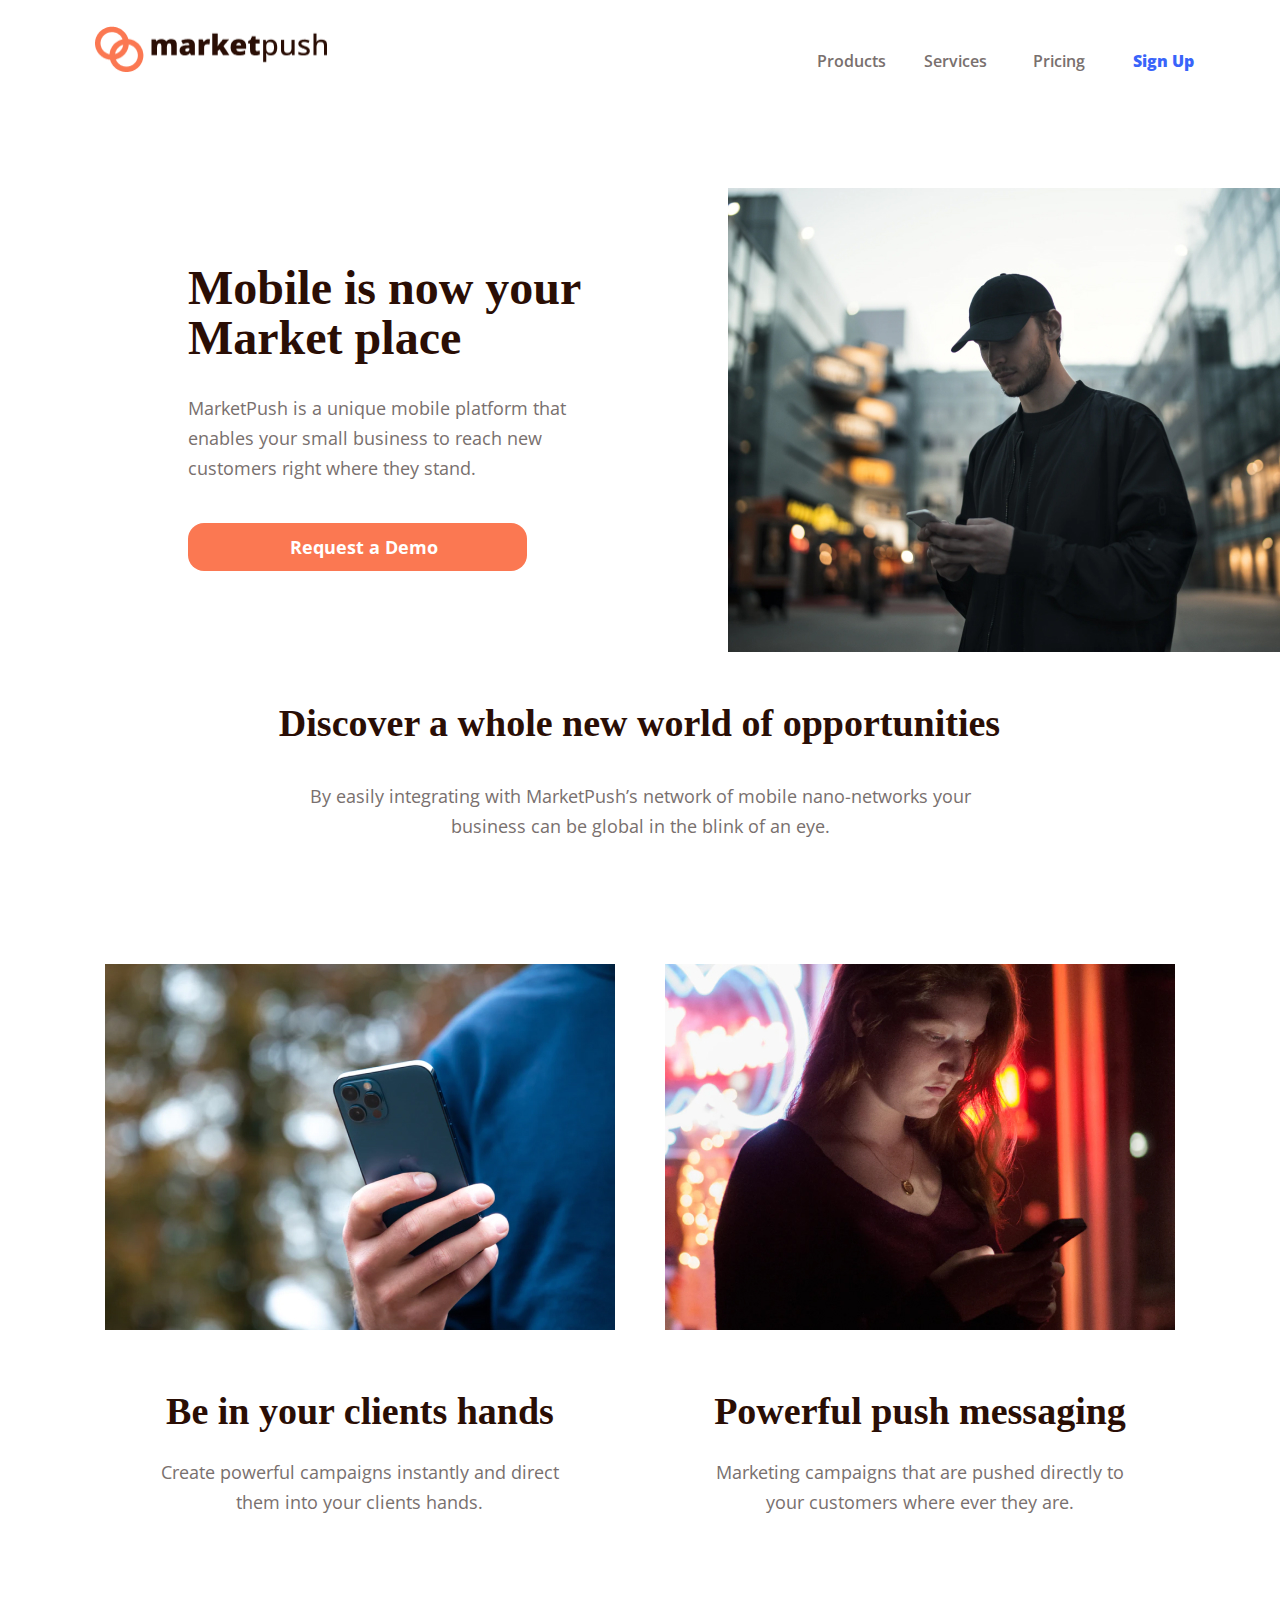
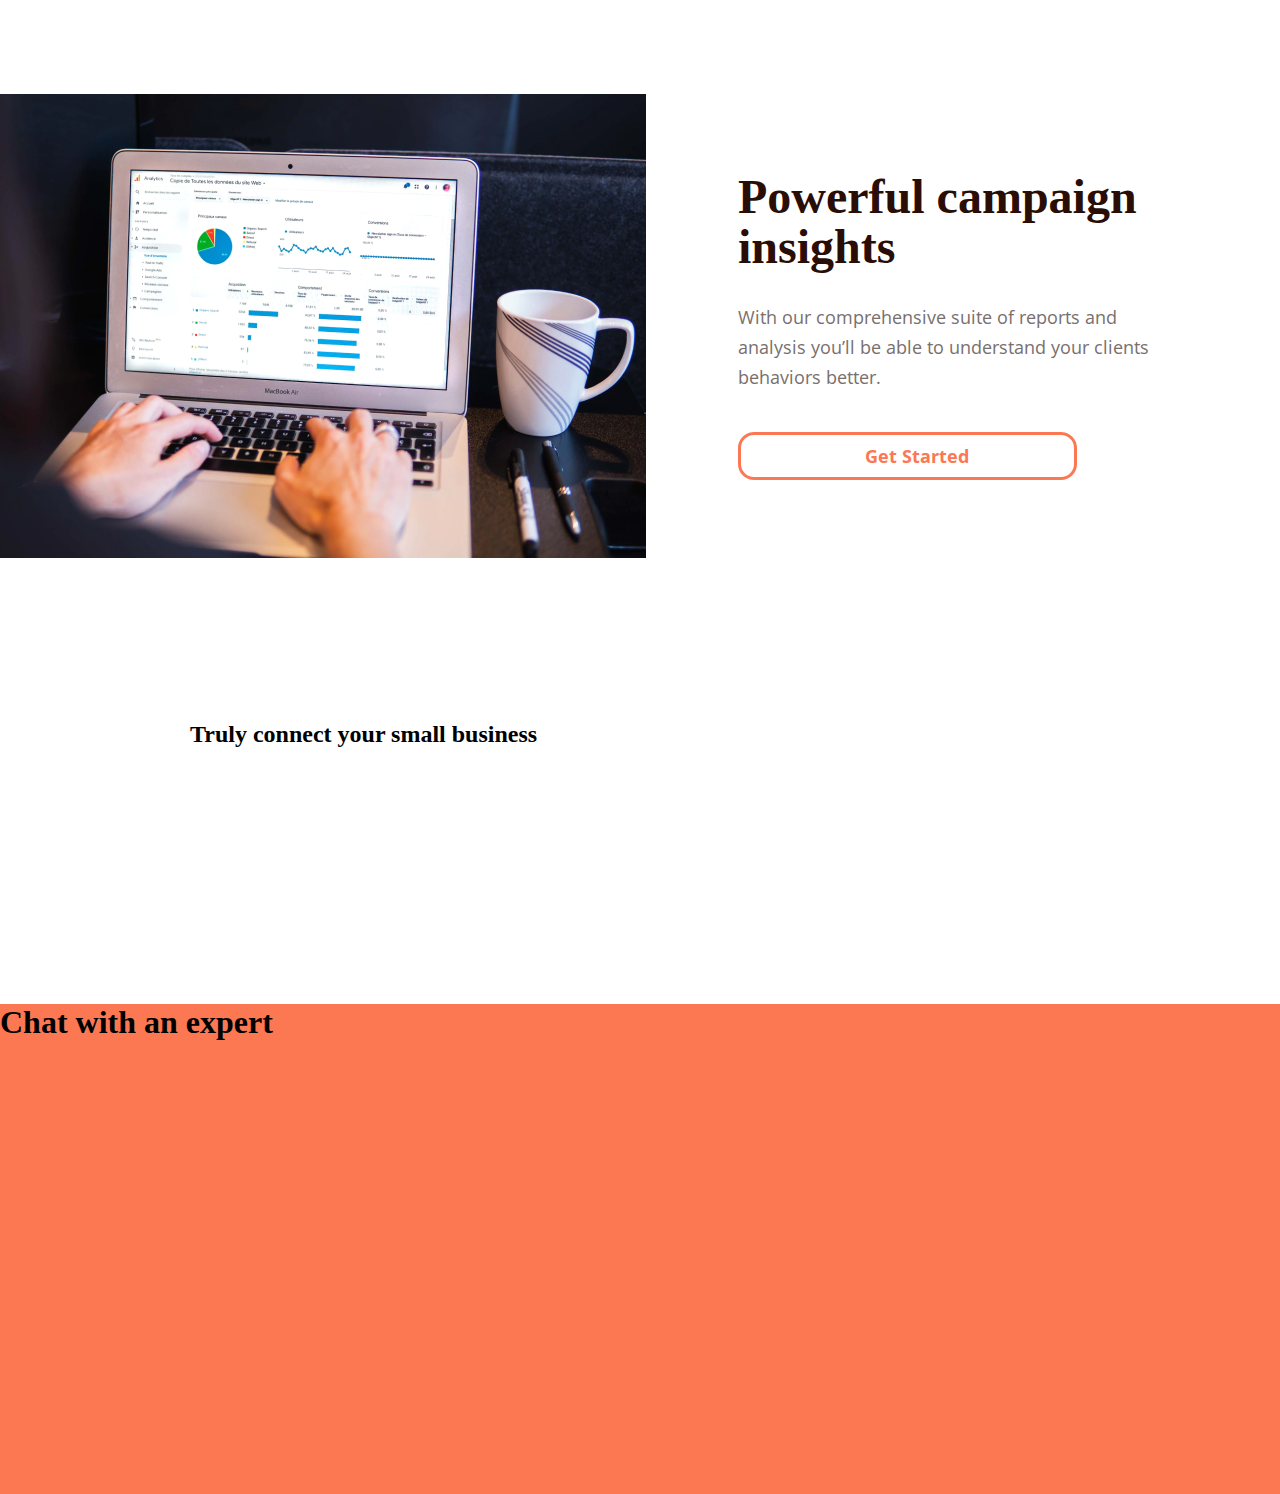
<file: index/index.html>
<!DOCTYPE html>
<html lang="en">
<head>
    <link rel="stylesheet" href="index.css">
    <link rel="preconnect" href="https://fonts.googleapis.com">
    <link rel="preconnect" href="https://fonts.gstatic.com" crossorigin>
    <link href="https://fonts.googleapis.com/css2?family=Open+Sans:ital@1&display=swap" rel="stylesheet">
    <meta charset="UTF-8">
    <meta http-equiv="X-UA-Compatible" content="IE=edge">
    <meta name="viewport" content="width=device-width, initial-scale=1.0">
    <title>Market Push</title>
</head>
<body>
    <div id="wrapper">
    <img src="../Images/logo.png" alt="Logo" id="logo">
    <nav id=navbar>
        <ul class="mynav">
        <li>Products</a></li>
        <li>Services</a></li>
        <li>Pricing</a></li>
        <li id="signUp">Sign Up</a></li>
        </ul>
        <div class="keepOpen"></div>
    </nav>
 <main>
    <section id="demo">
        <h1 id="demoHead">Mobile is now your Market place</h1>
        <p id="heroText">MarketPush is a unique mobile platform that enables your small
             business to reach new customers right where they stand.</p>
        <button id="btnDemo"><span id="btnDemoText">Request a Demo</span></button>
        <img src="../Images/img man on phone.jpg" alt="Man on phone" id="manOnPhone">
    </section>

    <section id="midText">
        <h2 id="midHead">Discover a whole new world of opportunities</h1>
        <p id="midPText">By easily integrating with MarketPush’s network of 
            mobile nano-networks your business can be global in the blink of an eye. </p>
        </section>

    <section id="upsale"> 

        <img src="../Images/img phone in hand.jpg" alt="Phone in hand" id="phoneHand">
        <img src="../Images/img woman on phone.jpg" alt="Women on phone" id="womanPhone">
        <h2 id="headOne">Be in your clients hands</h2>
        <p id="paraOne">Create powerful campaigns instantly and direct them into your clients hands.</p>
        <h2 id="headTwo">Powerful push messaging</h2>
        <p id="paraTwo">Marketing campaigns that are pushed directly to your customers where ever they are.</p>
    </section>

    <section id="getStarted">
        <img src="../Images/img typing.jpg" alt="Typing on Computer" id="compType">
        <h1 id="headInsight">Powerful campaign insights</h1>
        <p id="startText">With our comprehensive suite of reports 
            and analysis you’ll be able to understand your clients behaviors better.</p>
        <button id="startBtn"><span id="startBtnText">Get Started</span></button>
    </section>

    <section id="midTextConnect">
        <h2>Truly connect your small business</h2>
    </section>

    <section id="chat">
        <h1>Chat with an expert</h1>
    </section>
</main>
</div>
</body>
</html>
</file>
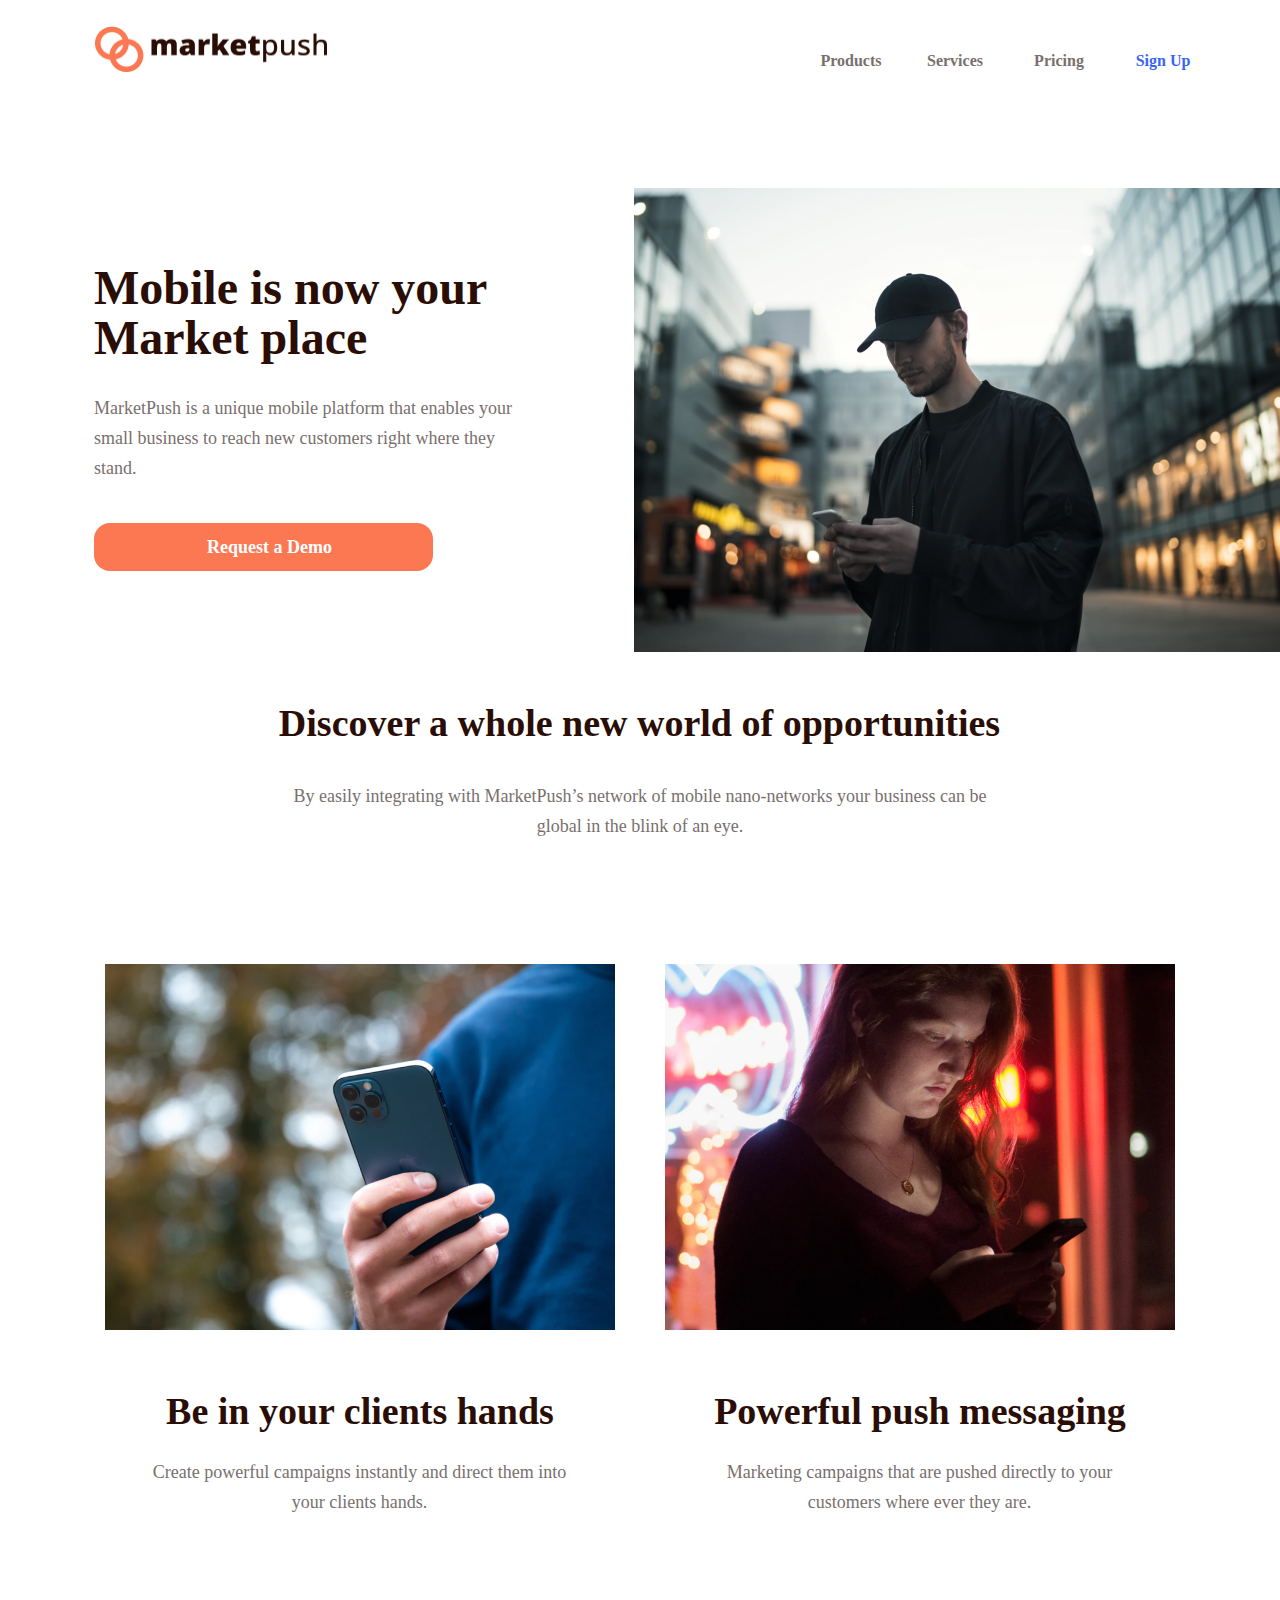
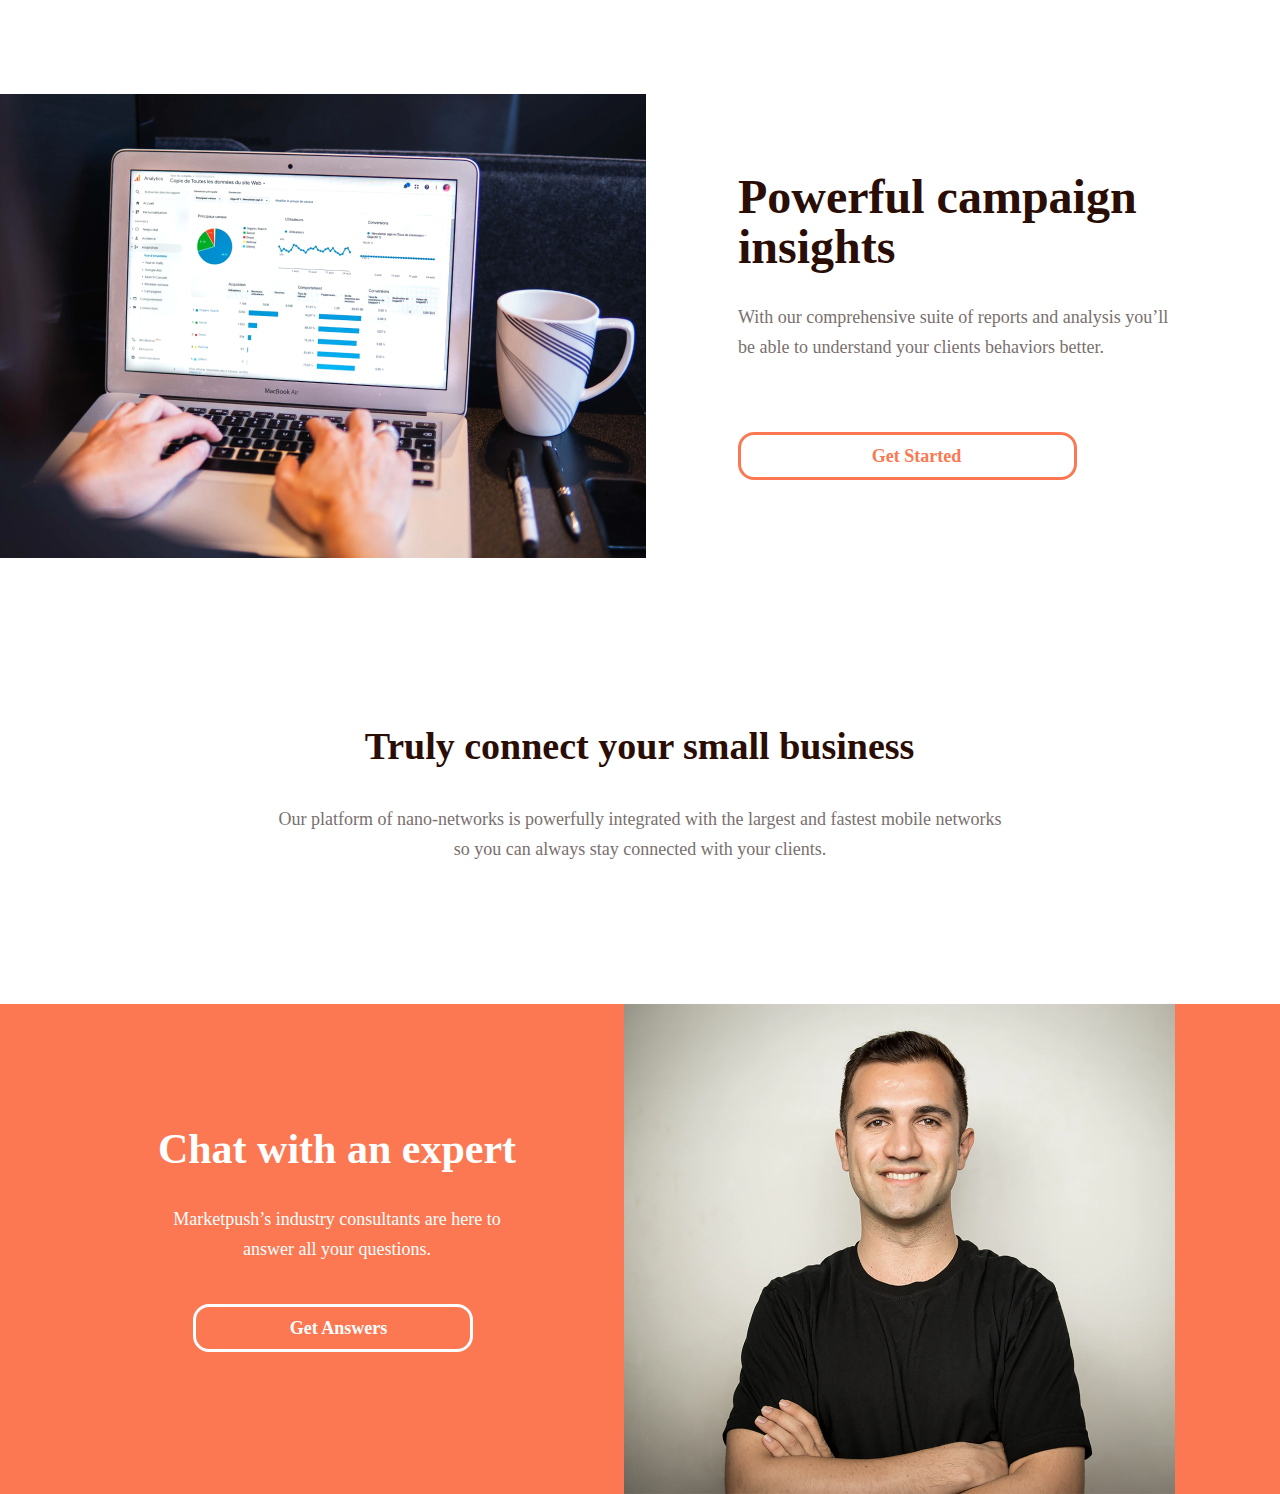
<file: public/index.html>
<!DOCTYPE html>
<html lang="en">
<head>
    <link rel="stylesheet" href="index.css">
    <meta charset="UTF-8">
    <meta http-equiv="X-UA-Compatible" content="IE=edge">
    <meta name="viewport" content="width=device-width, initial-scale=1.0">
    <title>Market Push</title>
</head>
<body>
    <div id="wrapper">
 <main>
    <img src="Images/logo.png" alt="Logo" id="logo">
    <nav id=navbar>
        <ul class="mynav">
        <li>Products</a></li>
        <li>Services</a></li>
        <li>Pricing</a></li>
        <li id="signUp">Sign Up</a></li>
        </ul>
        <div class="keepOpen"></div>
    </nav>

    <section id="demo">
        <h1 id="demoHead">Mobile is now your Market place</h1>
        <p id="heroText">MarketPush is a unique mobile platform that enables your small
             business to reach new customers right where they stand.</p>
        <button id="btnDemo"><span id="btnDemoText">Request a Demo</span></button>
        <img src="Images/img man on phone.jpg" alt="Man on phone" id="manOnPhone">
    </section>

    <section id="midText">
        <h2 id="midHead">Discover a whole new world of opportunities</h1>
        <p id="midPText">By easily integrating with MarketPush’s network of 
            mobile nano-networks your business can be global in the blink of an eye. </p>
        </section>

    <section id="upsale"> 

        <img src="Images/img phone in hand.jpg" alt="Phone in hand" id="phoneHand">
        <img src="Images/img woman on phone.jpg" alt="Women on phone" id="womanPhone">
        <h2 id="headOne">Be in your clients hands</h2>
        <p id="paraOne">Create powerful campaigns instantly and direct them into your clients hands.</p>
        <h2 id="headTwo">Powerful push messaging</h2>
        <p id="paraTwo">Marketing campaigns that are pushed directly to your customers where ever they are.</p>
    </section>

    <section id="getStarted">
        <img src="Images/img typing.jpg" alt="Typing on Computer" id="compType">
        <h1 id="headInsight">Powerful campaign insights</h1>
        <p id="startText">With our comprehensive suite of reports 
            and analysis you’ll be able to understand your clients behaviors better.</p>
        <button id="startBtn"><span id="startBtnText">Get Started</span></button>
    </section>

    <section id="midTextConnect">
        <h2 id="midHeadConnect">Truly connect your small business</h2>
        <p id="midPTextConnect">Our platform of nano-networks is powerfully integrated with 
            the largest and fastest mobile networks so you can always stay connected 
            with your clients.</p>
    </section>

    <footer id="chat">
        <h1 id="headChat">Chat with an expert</h1>
        <p id="chatText">Marketpush’s industry consultants are here to answer all your questions.</p>
        <button id="answersBtn"><span id="answersBtnText">Get Answers</span></button>
        <img src="Images/img folded arms.jpg" alt="Man folding arms" id="armsFold">
    </footer>
</main>
</div>
</body>
</html>
</file>
<file: index/index.css>
/* CSS reset */
body,
p,
h1,
h2,
h3,
h4,
h5,
h6 {
  padding: 0;
  margin: 0;
}

* {
  -moz-box-sizing: border-box;
  -webkit-box-sizing: border-box;
  box-sizing: border-box;
}

main {
  position: relative;
}

body {
  width: 1280px;
  height: 3094px;

  background: #ffffff;
}

/* Navigation */
nav {
  position: absolute;
  justify-content: flex-end;
  display: flex;
  top: 34px;
  width: 100%;
  height: 29px;
  z-index: 10;
}

nav ul.mynav {
  display: flex;
  list-style: none;
}

nav ul.mynav li {
  display: block;
  text-decoration: none;
  width: 104px;
  height: 29px;
  left: 312px;
  top: 0px;

  font-family: Open Sans;
  font-style: normal;
  font-weight: 600;
  font-size: 16px;
  line-height: 22px;
  text-align: center;

  color: #79706e;
}

.keepOpen {
  clear: both;
}

#signUp {
  color: #3964fa;
  font-weight: 800;
  margin-right: 65px;
}

#logo {
  position: absolute;
  width: 232px;
  height: 46.29px;
  left: 95px;
  top: 25.71px;
}

/* Hero 1 or Demo section */
#demo {
  position: absolute;
  width: 1186px;
  height: 464px;
  left: 94px;
  top: 94px;
}

#demoHead {
  position: absolute;
  width: 437px;
  height: 107px;
  left: 94px;
  top: 169px;

  font-family: Nunito Sans;
  font-style: normal;
  font-weight: 800;
  font-size: 48px;
  line-height: 50px;

  color: #2a0e05;
}

#btnDemo {
  position: absolute;
  width: 339px;
  height: 48px;
  left: 94px;
  top: 429px;

  background: #fb7852;
  border-radius: 16px;
  border: none;
}

#btnDemoText {
  width: 339px;
  height: 34px;
  left: 94px;
  top: 436px;

  font-family: Open Sans;
  font-style: normal;
  font-weight: bold;
  font-size: 18px;
  line-height: 50px;

  display: flex;
  justify-content: center;
  align-items: center;
  text-align: center;

  color: #ffffff;
}

#heroText {
  position: absolute;
  width: 437px;
  height: 99px;
  left: 94px;
  top: 299px;

  font-family: Open Sans;
  font-style: normal;
  font-weight: normal;
  font-size: 18px;
  line-height: 30px;

  color: #79706e;
}

#manOnPhone {
  position: absolute;
  width: 646px;
  height: 464px;
  left: 634px;
  top: 94px;
}
/* midText */
#midText {
  height: 182px;
  width: 899px;
  left: 190px;
  top: 94px;
}

#midHead {
  position: absolute;
  width: 899px;
  height: 55px;
  left: 190px;
  top: 698px;

  font-family: Nunito Sans;
  font-style: normal;
  font-weight: 800;
  font-size: 38px;
  line-height: 50px;

  text-align: center;
  color: #2a0e05;
}

#midPText {
  position: absolute;
  width: 730px;
  height: 99px;
  left: 275px;
  top: 781px;

  font-family: Open Sans;
  font-style: normal;
  font-weight: normal;
  font-size: 18px;
  line-height: 30px;

  text-align: center;

  color: #79706e;
}

/* upsale */
#upsale {
  width: 1070px;
  height: 567px;
  left: 105px;
  top: 100px;
}

#phoneHand {
  position: absolute;
  width: 510px;
  height: 366px;
  left: 105px;
  top: 964px;
}

#womanPhone {
  position: absolute;
  width: 510px;
  height: 366px;
  left: 665px;
  top: 964px;
}

#headOne {
  position: absolute;
  width: 510px;
  height: 59px;
  left: 105px;
  top: 1386px;

  font-family: Nunito Sans;
  font-style: normal;
  font-weight: 800;
  font-size: 38px;
  line-height: 50px;

  text-align: center;
  color: #2a0e05;
}

#paraOne {
  position: absolute;
  width: 415px;
  height: 74px;
  left: 152px;
  top: 1457px;

  font-family: Open Sans;
  font-style: normal;
  font-weight: normal;
  font-size: 18px;
  line-height: 30px;

  text-align: center;

  color: #79706e;
}

#headTwo {
  position: absolute;
  width: 510px;
  height: 59px;
  left: 665px;
  top: 1386px;

  font-family: Nunito Sans;
  font-style: normal;
  font-weight: 800;
  font-size: 38px;
  line-height: 50px;

  text-align: center;
  color: #2a0e05;
}

#paraTwo {
  position: absolute;
  width: 415px;
  height: 74px;
  left: 712px;
  top: 1457px;

  font-family: Open Sans;
  font-style: normal;
  font-weight: normal;
  font-size: 18px;
  line-height: 30px;

  text-align: center;

  color: #79706e;
}

/* Hero 2 or get started */
#getStarted {
  width: 1175px;
  height: 464px;
  left: 0px;
  top: 1694px;
}

#compType {
  position: absolute;
  width: 646px;
  height: 464px;
  left: 0px;
  top: 1694px;
}

#headInsight {
  position: absolute;
  width: 437px;
  height: 107px;
  left: 738px;
  top: 1772px;

  font-family: Nunito Sans;
  font-style: normal;
  font-weight: 800;
  font-size: 48px;
  line-height: 50px;

  color: #2a0e05;
}

#startText {
  position: absolute;
  width: 437px;
  height: 99px;
  left: 738px;
  top: 1902px;

  font-family: Open Sans;
  font-style: normal;
  font-weight: normal;
  font-size: 18px;
  line-height: 30px;

  color: #79706e;
}

#startBtn {
  position: absolute;
  width: 339px;
  height: 48px;
  left: 738px;
  top: 2032px;

  border: 3px solid #fb7852;
  background-color: #ffffff;
  box-sizing: border-box;
  border-radius: 16px;
}

#startBtnText {
  width: 339px;
  height: 34px;
  left: 738px;
  top: 2039px;

  font-family: Open Sans;
  font-style: normal;
  font-weight: bold;
  font-size: 18px;
  line-height: 50px;

  display: flex;
  align-items: center;
  text-align: center;
  justify-content: center;

  color: #fb7852;
}

/* midText Connect */
#midTextConnect {
  position: absolute;
  width: 899px;
  height: 182px;
  left: 190px;
  top: 2321px;
}

/* Chat or footer */
#chat {
  position: absolute;
  width: 1280px;
  height: 490px;
  left: 0px;
  top: 2604px;
  background-color: #fb7852;
}

/* Misc */
#wrapper {
  margin: 0 auto;
}
</file>
<file: public/index.css>
/* CSS reset */
body,
p,
h1,
h2,
h3,
h4,
h5,
h6 {
  padding: 0;
  margin: 0;
}

* {
  -moz-box-sizing: border-box;
  -webkit-box-sizing: border-box;
  box-sizing: border-box;
}

main {
  position: relative;
  width: 1280px;
  margin: 0 auto;
}

body {
  height: 3094px;
  background: #ffffff;
}

/* Navigation */
nav {
  position: absolute;
  justify-content: flex-end;
  display: flex;
  top: 34px;
  width: 100%;
  height: 29px;
  z-index: 10;
}

nav ul.mynav {
  display: flex;
  list-style: none;
}

nav ul.mynav li {
  display: block;
  text-decoration: none;
  width: 104px;
  height: 29px;
  left: 312px;
  top: 0px;

  font-family: Open Sans;
  font-style: normal;
  font-weight: 600;
  font-size: 16px;
  line-height: 22px;
  text-align: center;

  color: #79706e;
}

.keepOpen {
  clear: both;
}

#signUp {
  color: #3964fa;
  font-weight: 800;
  margin-right: 65px;
}

#logo {
  position: absolute;
  width: 232px;
  height: 46.29px;
  left: 95px;
  top: 25.71px;
}

/* Hero 1 or Demo section */
#demo {
  position: absolute;
  width: 1186px;
  height: 464px;
  left: 0px;
  top: 94px;
}

#demoHead {
  position: absolute;
  width: 437px;
  height: 107px;
  left: 94px;
  top: 169px;

  font-family: Nunito Sans;
  font-style: normal;
  font-weight: 800;
  font-size: 48px;
  line-height: 50px;

  color: #2a0e05;
}

#btnDemo {
  position: absolute;
  width: 339px;
  height: 48px;
  left: 94px;
  top: 429px;

  background: #fb7852;
  border-radius: 16px;
  border: none;
}

#btnDemoText {
  width: 339px;
  height: 34px;
  left: 94px;
  top: 436px;

  font-family: Open Sans;
  font-style: normal;
  font-weight: bold;
  font-size: 18px;
  line-height: 50px;

  display: flex;
  justify-content: center;
  align-items: center;
  text-align: center;

  color: #ffffff;
}

#heroText {
  position: absolute;
  width: 437px;
  height: 99px;
  left: 94px;
  top: 299px;

  font-family: Open Sans;
  font-style: normal;
  font-weight: normal;
  font-size: 18px;
  line-height: 30px;

  color: #79706e;
}

#manOnPhone {
  position: absolute;
  width: 646px;
  height: 464px;
  left: 634px;
  top: 94px;
}
/* midText */
#midText {
  height: 182px;
  width: 899px;
  left: 190px;
  top: 94px;
}

#midHead {
  position: absolute;
  width: 899px;
  height: 55px;
  left: 190px;
  top: 698px;

  font-family: Nunito Sans;
  font-style: normal;
  font-weight: 800;
  font-size: 38px;
  line-height: 50px;

  text-align: center;
  color: #2a0e05;
}

#midPText {
  position: absolute;
  width: 730px;
  height: 99px;
  left: 275px;
  top: 781px;

  font-family: Open Sans;
  font-style: normal;
  font-weight: normal;
  font-size: 18px;
  line-height: 30px;

  text-align: center;

  color: #79706e;
}

/* upsale */
#upsale {
  width: 1070px;
  height: 567px;
  left: 105px;
  top: 100px;
}

#phoneHand {
  position: absolute;
  width: 510px;
  height: 366px;
  left: 105px;
  top: 964px;
}

#womanPhone {
  position: absolute;
  width: 510px;
  height: 366px;
  left: 665px;
  top: 964px;
}

#headOne {
  position: absolute;
  width: 510px;
  height: 59px;
  left: 105px;
  top: 1386px;

  font-family: Nunito Sans;
  font-style: normal;
  font-weight: 800;
  font-size: 38px;
  line-height: 50px;

  text-align: center;
  color: #2a0e05;
}

#paraOne {
  position: absolute;
  width: 415px;
  height: 74px;
  left: 152px;
  top: 1457px;

  font-family: Open Sans;
  font-style: normal;
  font-weight: normal;
  font-size: 18px;
  line-height: 30px;

  text-align: center;

  color: #79706e;
}

#headTwo {
  position: absolute;
  width: 510px;
  height: 59px;
  left: 665px;
  top: 1386px;

  font-family: Nunito Sans;
  font-style: normal;
  font-weight: 800;
  font-size: 38px;
  line-height: 50px;

  text-align: center;
  color: #2a0e05;
}

#paraTwo {
  position: absolute;
  width: 415px;
  height: 74px;
  left: 712px;
  top: 1457px;

  font-family: Open Sans;
  font-style: normal;
  font-weight: normal;
  font-size: 18px;
  line-height: 30px;

  text-align: center;

  color: #79706e;
}

/* Hero 2 or get started */
#getStarted {
  width: 1175px;
  height: 464px;
  left: 0px;
  top: 1694px;
}

#compType {
  position: absolute;
  width: 646px;
  height: 464px;
  left: 0px;
  top: 1694px;
}

#headInsight {
  position: absolute;
  width: 437px;
  height: 107px;
  left: 738px;
  top: 1772px;

  font-family: Nunito Sans;
  font-style: normal;
  font-weight: 800;
  font-size: 48px;
  line-height: 50px;

  color: #2a0e05;
}

#startText {
  position: absolute;
  width: 437px;
  height: 99px;
  left: 738px;
  top: 1902px;

  font-family: Open Sans;
  font-style: normal;
  font-weight: normal;
  font-size: 18px;
  line-height: 30px;

  color: #79706e;
}

#startBtn {
  position: absolute;
  width: 339px;
  height: 48px;
  left: 738px;
  top: 2032px;

  border: 3px solid #fb7852;
  background-color: #ffffff;
  box-sizing: border-box;
  border-radius: 16px;
}

#startBtnText {
  width: 339px;
  height: 34px;
  left: 738px;
  top: 2039px;

  font-family: Open Sans;
  font-style: normal;
  font-weight: bold;
  font-size: 18px;
  line-height: 50px;

  display: flex;
  align-items: center;
  text-align: center;
  justify-content: center;

  color: #fb7852;
}

/* midText Connect */
#midTextConnect {
  width: 899px;
  height: 182px;
  left: 190px;
  top: 2321px;
}

#midHeadConnect {
  position: absolute;
  width: 899px;
  height: 55px;
  left: 190px;
  top: 2321px;

  font-family: Nunito Sans;
  font-style: normal;
  font-weight: 800;
  font-size: 38px;
  line-height: 50px;

  text-align: center;
  color: #2a0e05;
}

#midPTextConnect {
  position: absolute;
  width: 730px;
  height: 99px;
  left: 275px;
  top: 2404px;

  font-family: Open Sans;
  font-style: normal;
  font-weight: normal;
  font-size: 18px;
  line-height: 30px;

  text-align: center;
  color: #79706e;
}

/* Chat or footer */
#chat {
  width: 1280px;
  height: 490px;
  left: 0px;
  top: 2604px;
  position: absolute;
  background-color: #fb7852;
}

#headChat {
  position: absolute;
  width: 450px;
  height: 58px;
  left: 112px;
  top: 120px; 

  font-family: Nunito Sans;
  font-style: normal;
  font-weight: 800;
  font-size: 42px;
  line-height: 50px;

  text-align: center;
  color: white;
}

#chatText {
  position: absolute;
  width: 366px;
  height: 75px;
  left: 154px;
  top: 200px;

  font-family: Open Sans;
  font-style: normal;
  font-weight: normal;
  font-size: 18px;
  line-height: 30px;

  text-align: center;
  color: #ffffff;
}

#answersBtn {
  position: absolute;
  width: 280px;
  height: 48px;
  left: 193px;
  top: 300px;

  border: 3px solid #ffffff;
  box-sizing: border-box;
  border-radius: 16px;
  background-color: #fb7852;
}

#answersBtnText {
  width: 273px;
  height: 40px;
  left: 196px;
  top: 1255px;

  font-family: Open Sans;
  font-style: normal;
  font-weight: bold;
  font-size: 18px;
  line-height: 30px;

  display: flex;
  justify-content: center;
  align-items: center;
  text-align: center;

  color: #ffffff;
}

#armsFold {
  position: absolute;
  width: 551px;
  height: 490px;
  left: 624px;
  top: 0px;
}

/* Misc */
#wrapper {
  margin: 0 auto;
}
</file>
